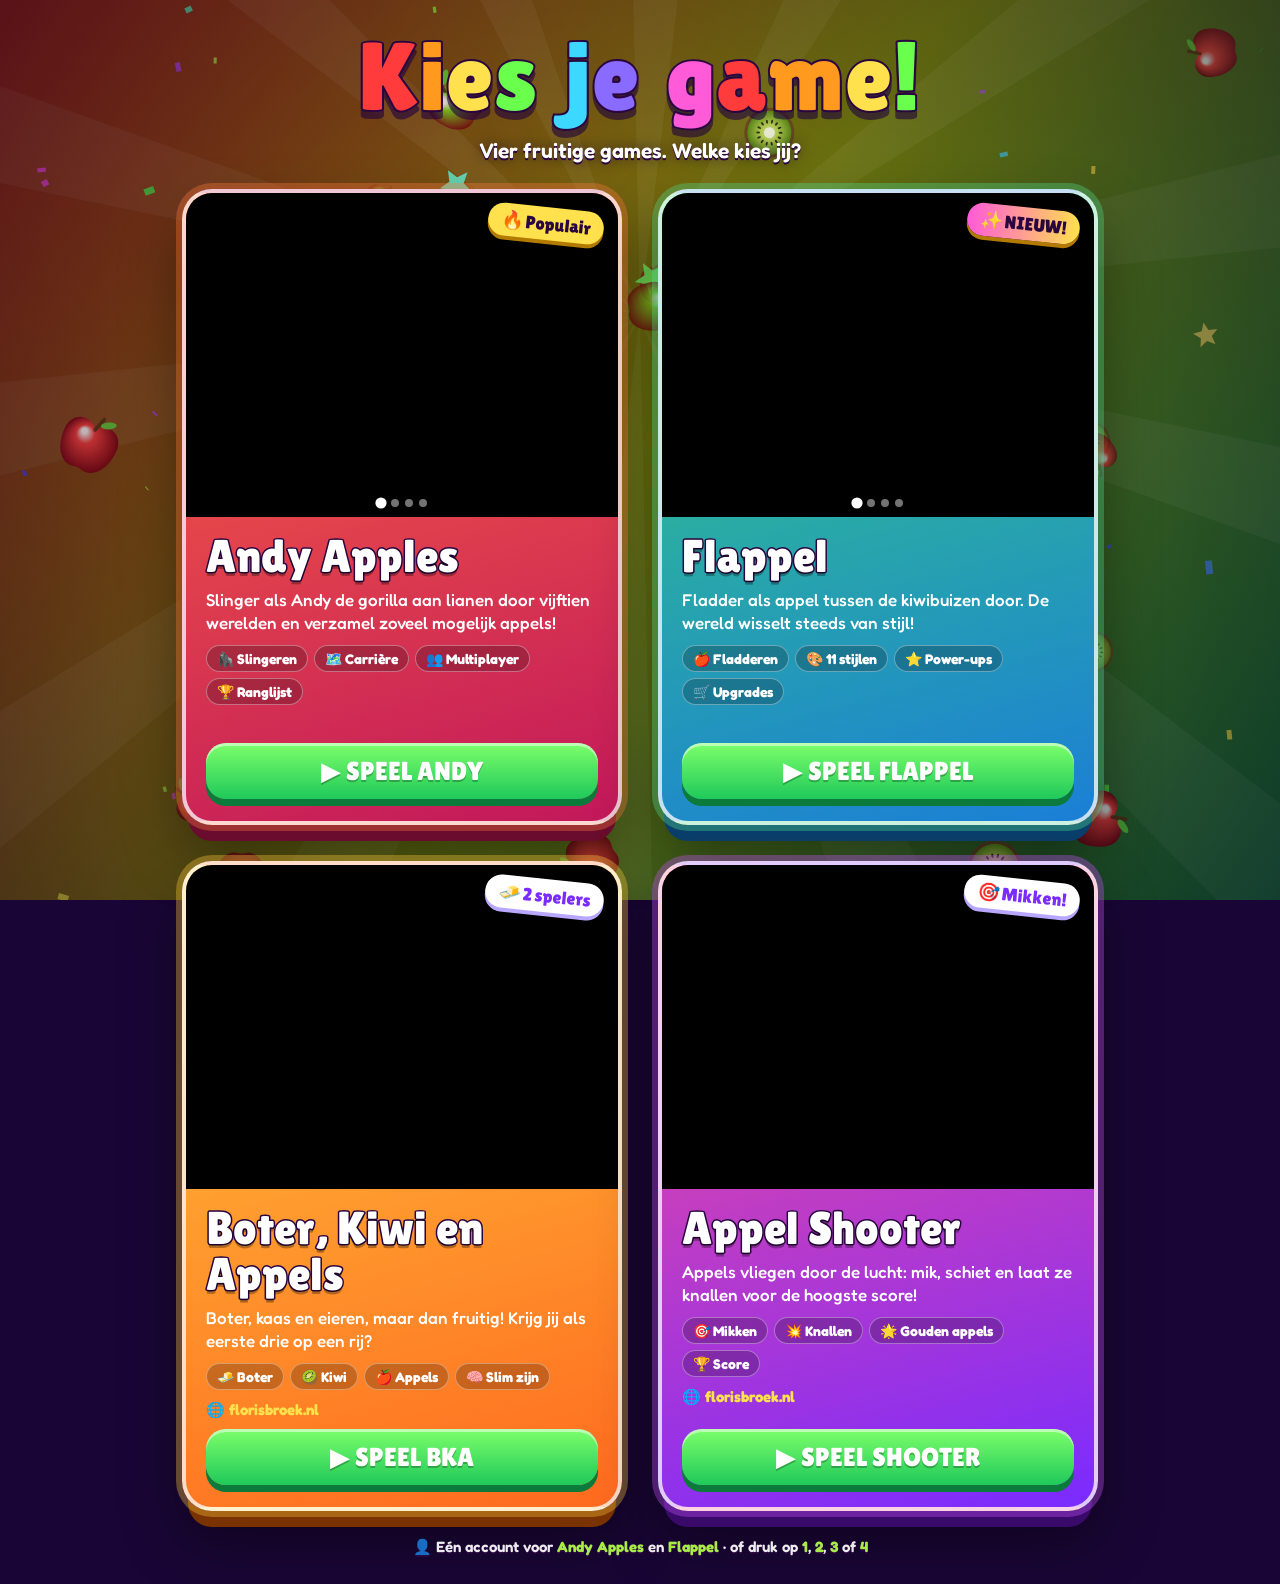
<file: index.html>
<!doctype html>
<html lang="nl">
<head>
<meta charset="utf-8">
<title>Flappel</title>
<meta http-equiv="refresh" content="0; url=game/">
</head>
<body><a href="game/">Naar het keuzescherm</a> · <a href="flappel/">Naar Flappel</a></body>
</html>
</file>
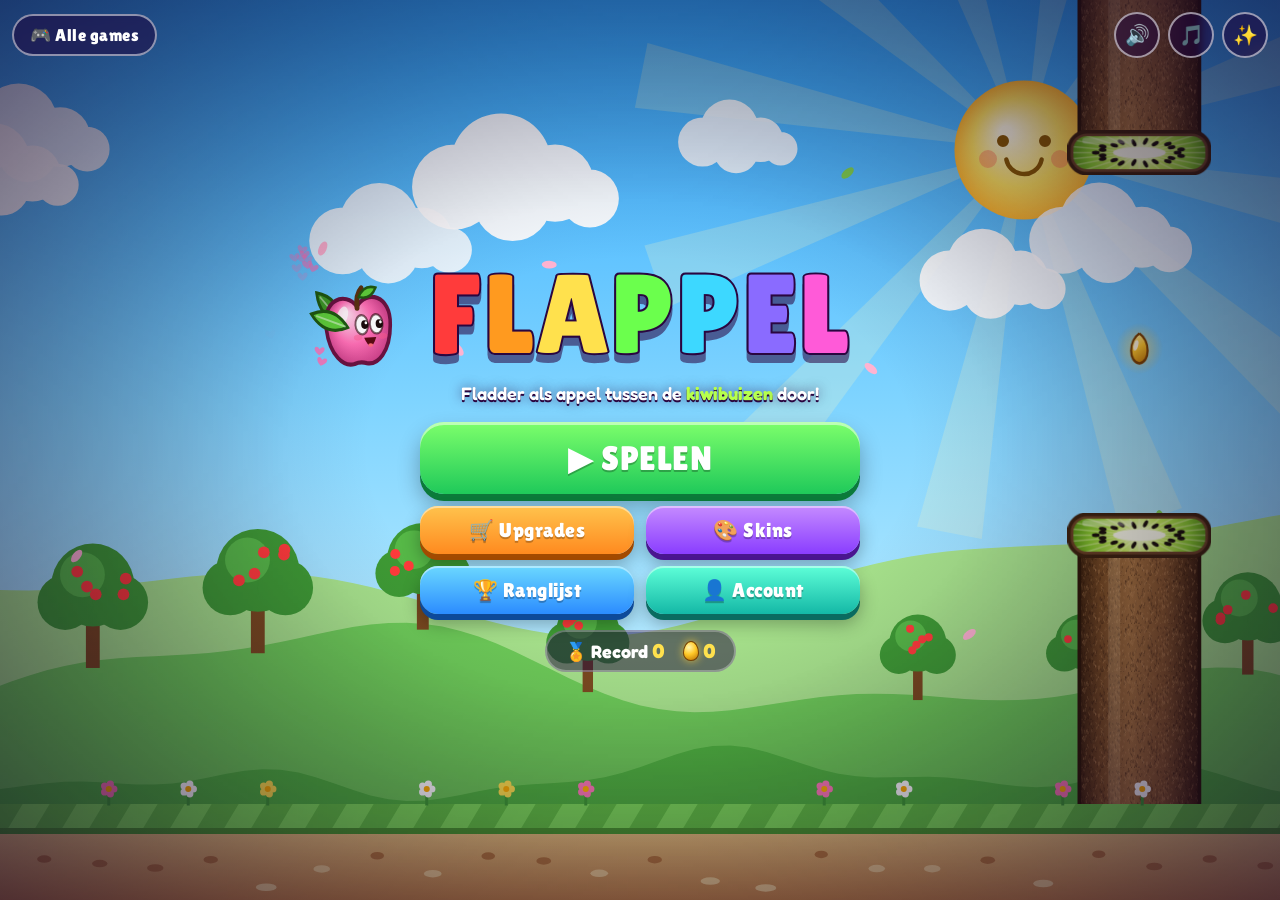
<file: flappel/index.html>
<!doctype html>
<html lang="nl">
<head>
<meta charset="utf-8">
<meta name="viewport" content="width=device-width,initial-scale=1,maximum-scale=1,user-scalable=no,viewport-fit=cover">
<script>
// Zonder slash aan het eind (stijnbarendse.nl/flappel) zouden css/ en js/ op de verkeerde plek gezocht worden: zet de basis goed.
(function (p) { if (location.protocol !== 'file:' && !/\/$/.test(p) && !/\.[a-z0-9]+$/i.test(p)) { var b = document.createElement('base'); b.href = p + '/'; document.head.appendChild(b); } })(location.pathname);
</script>
<title>Flappel 🍎 · fladder door de kiwibuizen</title>
<meta name="description" content="Flappel: fladder als appel tussen de kiwibuizen door. Elf wisselende stijlen, power-ups, upgrades en skins. Eén account met Andy Apples.">
<meta name="theme-color" content="#ff2d6f">
<meta property="og:title" content="Flappel 🍎">
<meta property="og:description" content="Fladder als appel tussen de kiwibuizen door! Hoe ver kom jij?">
<meta property="og:type" content="website">
<meta property="og:url" content="https://stijnbarendse.nl/flappel">
<meta property="og:image" content="https://stijnbarendse.nl/flappel/og-flappel.jpg">
<meta name="twitter:card" content="summary_large_image">
<link rel="icon" href="data:image/svg+xml,<svg xmlns='http://www.w3.org/2000/svg' viewBox='0 0 100 100'><text y='.9em' font-size='90'>🍎</text></svg>">
<link rel="preconnect" href="https://fonts.googleapis.com">
<link rel="preconnect" href="https://fonts.gstatic.com" crossorigin>
<link rel="stylesheet" href="https://fonts.googleapis.com/css2?family=Fredoka:wght@500;600;700&family=Lilita+One&display=swap">
<link rel="stylesheet" href="css/style.css?v=1">
</head>
<body>
<canvas id="cv"></canvas>

<div id="ui">
  <button id="btnPause" class="iconbtn hidden" aria-label="Pauze">❚❚</button>

  <!-- ===== Hoofdmenu ===== -->
  <section id="scrMenu" class="screen active">
    <div class="topbar">
      <a id="hubLink" class="pill" href="../game">🎮 Alle games</a>
      <div class="toggles">
        <button id="btnSound" class="iconbtn" aria-label="Geluid">🔊</button>
        <button id="btnMusic" class="iconbtn" aria-label="Muziek">🎵</button>
        <button id="btnCalm" class="iconbtn" aria-label="Rustige effecten" title="Rustige effecten (minder flitsen en schudden)">✨</button>
      </div>
    </div>
    <div class="menu-center">
      <h1 class="logo" aria-label="Flappel"><span>F</span><span>L</span><span>A</span><span>P</span><span>P</span><span>E</span><span>L</span></h1>
      <p class="tagline">Fladder als appel tussen de <b>kiwibuizen</b> door!</p>
      <button id="btnPlay" class="btn big play">▶ SPELEN</button>
      <div class="row">
        <button id="btnShop" class="btn orange">🛒 Upgrades<span id="shopBadge" class="badge hidden">!</span></button>
        <button id="btnSkins" class="btn purple">🎨 Skins</button>
      </div>
      <div class="row">
        <button id="btnLb" class="btn blue">🏆 Ranglijst</button>
        <button id="btnAccount" class="btn teal"><span id="mmAcc">👤 Account</span></button>
      </div>
      <div class="stats"><span>🏅 Record <b id="mBest">0</b></span><span><i class="pit"></i> <b id="mPitten">0</b></span></div>
    </div>
  </section>

  <!-- ===== Game over ===== -->
  <section id="scrOver" class="screen">
    <div class="card over">
      <h2 id="oTitle" class="wobble">SPLAT!</h2>
      <div id="oNew" class="newrec hidden">🎉 NIEUW RECORD! 🎉</div>
      <div class="scorebox">
        <div class="medal" id="oMedal">🥉</div>
        <div class="nums">
          <div><small>SCORE</small><b id="oScore">0</b></div>
          <div><small>RECORD</small><b id="oBest">0</b></div>
        </div>
      </div>
      <div class="earn"><i class="pit"></i> +<b id="oPit">0</b> pitten <small id="oPitInfo"></small></div>
      <button id="btnAgain" class="btn big play">↻ NOG EEN KEER</button>
      <div class="row">
        <button id="btnOverShop" class="btn orange">🛒 Upgrades<span id="shopBadge2" class="badge hidden">!</span></button>
        <button id="btnOverMenu" class="btn blue">🏠 Menu</button>
      </div>
      <p id="oLb" class="msg"></p>
    </div>
  </section>

  <!-- ===== Pauze ===== -->
  <section id="scrPause" class="screen">
    <div class="card">
      <h2>⏸️ Pauze</h2>
      <button id="btnResume" class="btn big play">▶ VERDER</button>
      <div class="row">
        <button id="btnPauseMenu" class="btn blue">🏠 Menu</button>
      </div>
    </div>
  </section>

  <!-- ===== Upgrades ===== -->
  <section id="scrShop" class="screen">
    <div class="card wide">
      <h2>🛒 Upgrades</h2>
      <p class="sub">Je hebt <i class="pit"></i> <b id="shopPit">0</b> pitten. Elke upgrade maakt het spel makkelijker!</p>
      <div id="shopList" class="grid"></div>
      <button id="btnShopBack" class="btn blue">← Terug</button>
    </div>
  </section>

  <!-- ===== Skins ===== -->
  <section id="scrSkins" class="screen">
    <div class="card wide">
      <h2>🎨 Skins</h2>
      <p class="sub">Je hebt <i class="pit"></i> <b id="skinPit">0</b> pitten.</p>
      <div id="skinList" class="grid skins"></div>
      <button id="btnSkinsBack" class="btn blue">← Terug</button>
    </div>
  </section>

  <!-- ===== Account (zelfde account als Andy Apples) ===== -->
  <section id="scrAccount" class="screen">
    <div class="card">
      <h2>👤 Account</h2>
      <p class="sub">Eén account voor <b>Flappel</b> én <b>Andy Apples</b>. Je voortgang wordt online bewaard.</p>
      <div id="accOut">
        <input id="accEmail" type="email" placeholder="E-mailadres" autocomplete="email">
        <input id="accPass" type="password" placeholder="Wachtwoord (minstens 6 tekens)" autocomplete="current-password">
        <div class="row">
          <button id="btnAccLogin" class="btn teal">Inloggen</button>
          <button id="btnAccSignup" class="btn purple">Account maken</button>
        </div>
      </div>
      <div id="accIn" class="hidden">
        <p>Ingelogd als <b id="accWho"></b></p>
        <label class="lbl" for="accName">Gebruikersnaam</label>
        <div class="row tight">
          <input id="accName" maxlength="16" placeholder="Gebruikersnaam" autocomplete="nickname">
          <button id="btnAccName" class="btn teal small">Opslaan</button>
        </div>
        <p id="accNameHint" class="hint"></p>
        <p id="accSync" class="hint"></p>
        <button id="btnAccLogout" class="btn red small">Uitloggen</button>
      </div>
      <p id="accMsg" class="msg"></p>
      <button id="btnAccBack" class="btn blue">← Terug</button>
    </div>
  </section>

  <!-- ===== Ranglijst ===== -->
  <section id="scrLb" class="screen">
    <div class="card">
      <h2>🏆 Ranglijst</h2>
      <p id="lbSub" class="sub"></p>
      <ol id="lbList" class="lb"></ol>
      <p id="lbMsg" class="msg"></p>
      <div id="lbJoin" class="hidden"><p id="lbJoinTxt" class="hint"></p><button id="btnLbAcc" class="btn teal small">👤 Account</button></div>
      <button id="btnLbBack" class="btn blue">← Terug</button>
    </div>
  </section>
</div>

<script src="js/config.js?v=1"></script>
<script src="js/util.js?v=1"></script>
<script src="js/data.js?v=1"></script>
<script src="js/audio.js?v=1"></script>
<script src="js/render-bg.js?v=1"></script>
<script src="js/render-world.js?v=1"></script>
<script src="js/game.js?v=1"></script>
<script src="js/render.js?v=1"></script>
<script src="js/online.js?v=1"></script>
<script src="js/ui.js?v=1"></script>
<script src="js/main.js?v=1"></script>
</body>
</html>
</file>
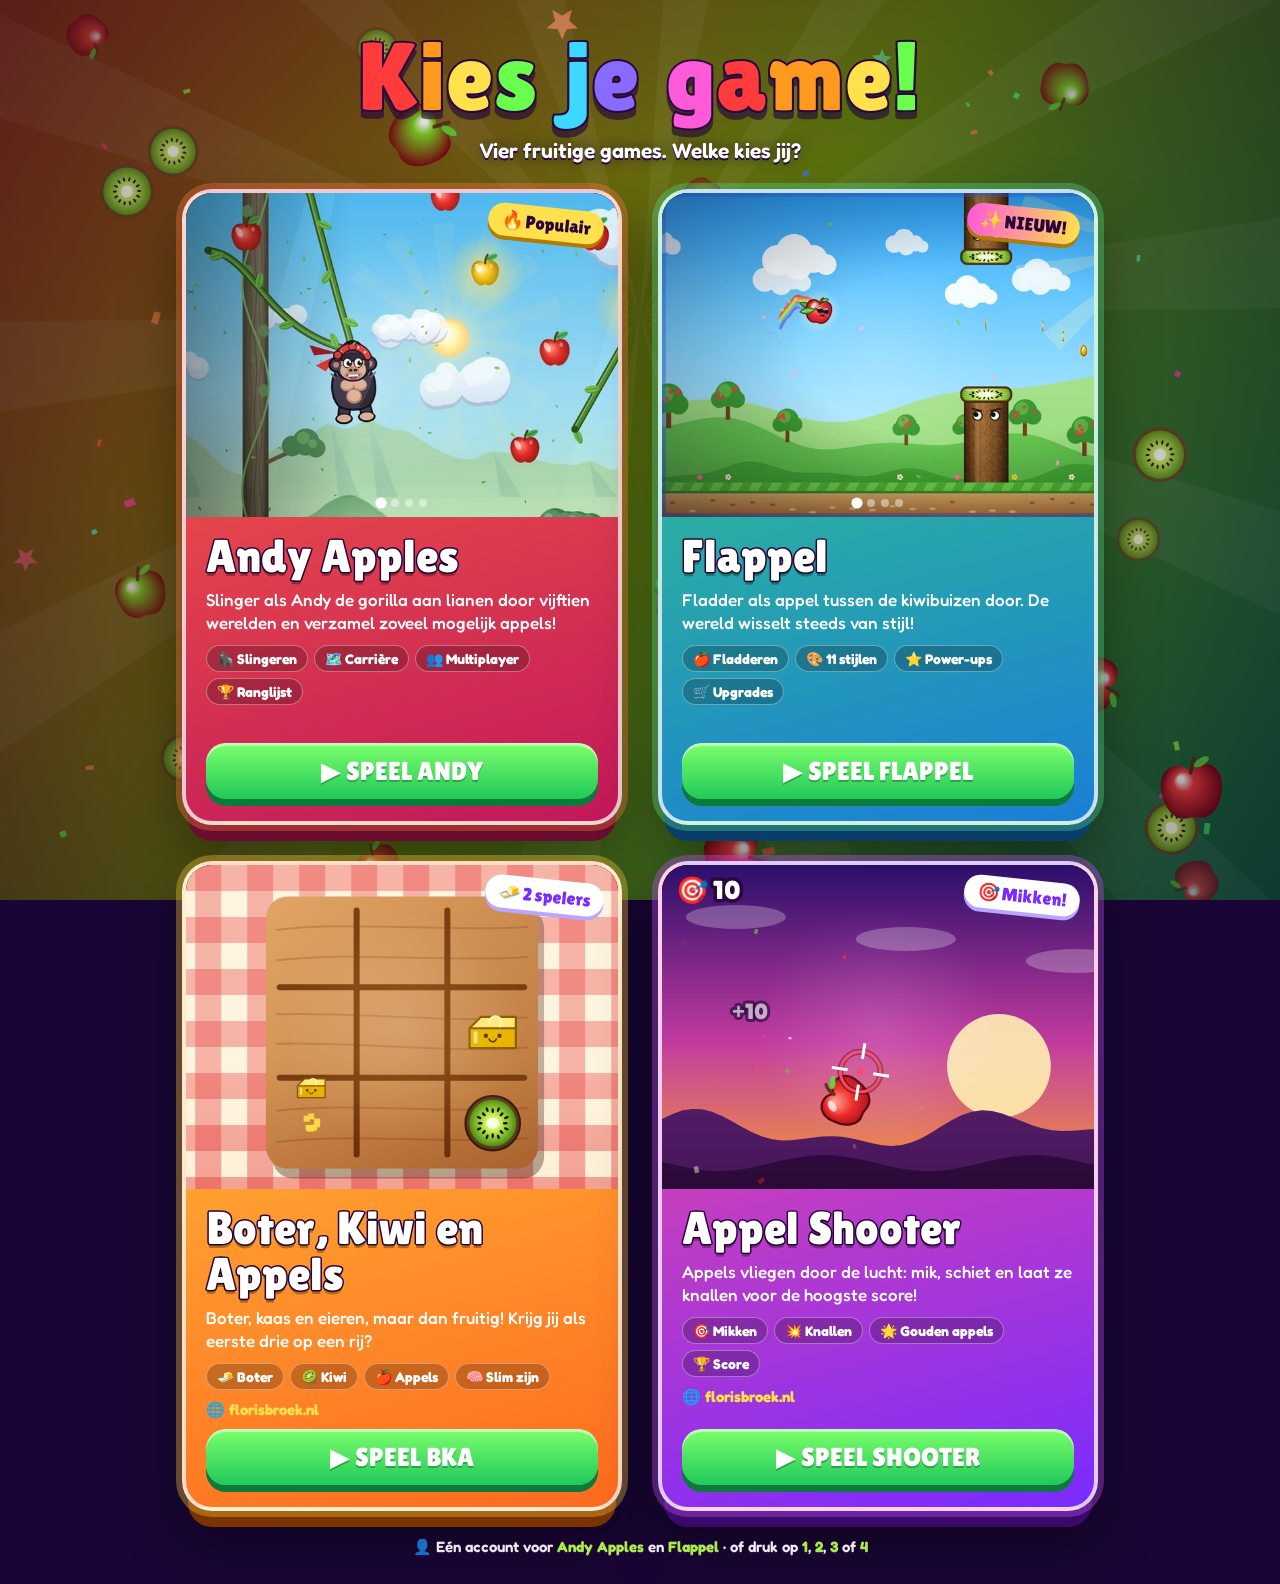
<file: game/index.html>
<!doctype html>
<html lang="nl">
<head>
<meta charset="utf-8">
<meta name="viewport" content="width=device-width,initial-scale=1,viewport-fit=cover">
<script>
// Zonder slash aan het eind (stijnbarendse.nl/game) zouden plaatjes op de verkeerde plek gezocht worden: zet de basis goed.
(function (p) { if (location.protocol !== 'file:' && !/\/$/.test(p) && !/\.[a-z0-9]+$/i.test(p)) { var b = document.createElement('base'); b.href = p + '/'; document.head.appendChild(b); } })(location.pathname);
</script>
<title>Kies je game · vier fruitige games</title>
<meta name="description" content="Kies je game: Andy Apples, Flappel, Boter, Kiwi en Appels, of Appel Shooter.">
<meta name="theme-color" content="#7a2bff">
<meta property="og:title" content="Kies je game 🎮">
<meta property="og:description" content="Andy Apples, Flappel, Boter, Kiwi en Appels of Appel Shooter? Vier fruitige games!">
<meta property="og:type" content="website">
<meta property="og:url" content="https://stijnbarendse.nl/game">
<meta property="og:image" content="https://stijnbarendse.nl/game/img/og-game.jpg">
<meta name="twitter:card" content="summary_large_image">
<link rel="icon" href="data:image/svg+xml,<svg xmlns='http://www.w3.org/2000/svg' viewBox='0 0 100 100'><text y='.9em' font-size='90'>🎮</text></svg>">
<link rel="preconnect" href="https://fonts.googleapis.com">
<link rel="preconnect" href="https://fonts.gstatic.com" crossorigin>
<link rel="stylesheet" href="https://fonts.googleapis.com/css2?family=Fredoka:wght@500;600;700&family=Lilita+One&display=swap">
<style>
  * { box-sizing: border-box; -webkit-tap-highlight-color: transparent; }
  html, body { margin: 0; min-height: 100%; }
  body { font-family: 'Fredoka', system-ui, sans-serif; color: #fff; background: #1a0636; overflow-x: hidden; }
  #bg { position: fixed; inset: 0; width: 100%; height: 100%; z-index: 0; }
  main { position: relative; z-index: 1; min-height: 100vh; min-height: 100dvh; display: flex; flex-direction: column; align-items: center; justify-content: center;
    padding: max(28px, env(safe-area-inset-top)) 16px max(28px, env(safe-area-inset-bottom)); gap: 26px; }

  /* ---- titel ---- */
  .title { margin: 0; font-family: 'Lilita One', system-ui; font-weight: 400; font-size: clamp(44px, 9vw, 96px); line-height: 1; text-align: center; letter-spacing: 1px;
    display: flex; flex-wrap: wrap; justify-content: center; gap: 0 .28em; filter: drop-shadow(0 7px 0 rgba(30,0,60,.6)); }
  .title .w { display: inline-flex; }
  .title span { display: inline-block; -webkit-text-stroke: 4px #2a0640; paint-order: stroke fill; animation: bob 1.8s ease-in-out infinite; }
  @keyframes bob { 0%,100% { transform: translateY(0) rotate(-4deg); } 50% { transform: translateY(-14px) rotate(4deg); } }
  .sub { margin: 14px 0 0; font-size: clamp(16px, 2.6vw, 21px); font-weight: 600; text-align: center; text-shadow: 0 2px 0 #2a0640, 0 0 14px rgba(40,0,60,.7); }
  .hello { display: inline-block; margin-top: 10px; padding: 6px 14px; border-radius: 99px; background: rgba(30,5,60,.55); border: 2px solid rgba(255,255,255,.35); font-size: 15px; }

  /* ---- kaarten ---- */
  .games { display: grid; grid-template-columns: repeat(2, minmax(0, 440px)); gap: clamp(18px, 3vw, 36px); width: 100%; justify-content: center; perspective: 1200px; }
  .game { --rx: 0deg; --ry: 0deg; --mx: 50%; --my: 50%; position: relative; display: flex; flex-direction: column; text-decoration: none; color: #fff; border-radius: 30px; overflow: hidden;
    background: linear-gradient(165deg, var(--c1), var(--c2)); border: 4px solid rgba(255,255,255,.75);
    box-shadow: 0 0 0 6px var(--ring), 0 22px 0 -6px var(--shadow), 0 30px 60px rgba(0,0,0,.45);
    transform: rotateX(var(--rx)) rotateY(var(--ry)) translateZ(0); transition: transform .25s cubic-bezier(.2,1.4,.4,1), box-shadow .25s; outline: none;
    animation: float 4s ease-in-out infinite; }
  .game.andy { --c1: #ff6a3d; --c2: #c2185b; --ring: rgba(255,120,60,.35); --shadow: #6b0d2e; }
  .game.flappel { --c1: #36d17a; --c2: #1b7fd6; --ring: rgba(80,220,140,.35); --shadow: #0b3f6b; animation-delay: -2s; }
  .game.bke { --c1: #ffc93d; --c2: #ff6a1f; --ring: rgba(255,200,60,.35); --shadow: #7a3200; animation-delay: -1s; }
  .game.shooter { --c1: #ff4d8d; --c2: #7a2bff; --ring: rgba(200,80,255,.35); --shadow: #3a0a6b; animation-delay: -3s; }
  .art canvas { position: absolute; inset: 0; width: 100%; height: 100%; display: block; }
  .badge.ext { background: #fff; color: #7a2bff; box-shadow: 0 4px 0 #b9a6ff; }
  @keyframes float { 0%,100% { translate: 0 0; } 50% { translate: 0 -10px; } }
  .game:hover, .game:focus-visible { box-shadow: 0 0 0 8px var(--ring), 0 26px 0 -6px var(--shadow), 0 40px 80px rgba(0,0,0,.55); }
  .game:focus-visible { border-color: #ffe14d; }
  .art { position: relative; aspect-ratio: 4 / 3; overflow: hidden; background: #000; }
  .art img { position: absolute; inset: 0; width: 100%; height: 100%; object-fit: cover; opacity: 0; transform: scale(1.12); transition: opacity .9s, transform 6s linear; }
  .art img.on { opacity: 1; transform: scale(1.0); }
  .art::after { content: ''; position: absolute; inset: 0; pointer-events: none;
    background: radial-gradient(circle at var(--mx) var(--my), rgba(255,255,255,.4), rgba(255,255,255,0) 45%), linear-gradient(transparent 60%, rgba(0,0,0,.35)); mix-blend-mode: soft-light; }
  .shine { position: absolute; inset: 0; pointer-events: none; background: linear-gradient(115deg, transparent 30%, rgba(255,255,255,.55) 45%, transparent 60%); transform: translateX(-120%); }
  .game:hover .shine, .game:focus-visible .shine { animation: shine 1.1s ease; }
  @keyframes shine { to { transform: translateX(120%); } }
  .badge { position: absolute; top: 14px; right: 14px; z-index: 2; font-family: 'Lilita One', system-ui; font-size: 18px; padding: 6px 13px; border-radius: 99px; color: #2a0640;
    background: #ffe14d; box-shadow: 0 4px 0 #b37a00; transform: rotate(6deg); animation: wiggle 1.2s ease-in-out infinite; }
  .badge.new { background: linear-gradient(90deg, #ff5ad8, #ffe14d, #6bff4d, #3dd8ff); background-size: 300% 100%; animation: wiggle 1.2s ease-in-out infinite, slide 3s linear infinite; }
  @keyframes wiggle { 0%,100% { transform: rotate(6deg) scale(1); } 50% { transform: rotate(-4deg) scale(1.1); } }
  @keyframes slide { to { background-position: 300% 0; } }
  .dots { position: absolute; bottom: 10px; left: 0; right: 0; display: flex; justify-content: center; gap: 6px; z-index: 2; }
  .dots i { width: 8px; height: 8px; border-radius: 50%; background: rgba(255,255,255,.45); transition: transform .3s, background .3s; }
  .dots i.on { background: #fff; transform: scale(1.4); }
  .body { padding: 16px 20px 22px; display: flex; flex-direction: column; gap: 10px; flex: 1; }
  .name { margin: 0; font-family: 'Lilita One', system-ui; font-weight: 400; font-size: clamp(34px, 5vw, 46px); line-height: 1; -webkit-text-stroke: 3px #2a0640; paint-order: stroke fill; text-shadow: 0 4px 0 rgba(0,0,0,.3); }
  .desc { margin: 0; font-size: 17px; font-weight: 500; line-height: 1.35; }
  .chips { display: flex; flex-wrap: wrap; gap: 6px; }
  .chips span { font-size: 14px; font-weight: 700; padding: 4px 10px; border-radius: 99px; background: rgba(0,0,0,.22); border: 1.5px solid rgba(255,255,255,.35); }
  .rec { font-size: 15px; font-weight: 700; color: #ffe14d; min-height: 1.2em; margin: 0; }
  .play { margin-top: auto; font-family: 'Lilita One', system-ui; font-size: 26px; text-align: center; padding: 13px 16px; border-radius: 20px; color: #fff;
    background: linear-gradient(#7dff6b, #1fc95a); box-shadow: 0 7px 0 #0b7a3a, inset 0 3px 0 rgba(255,255,255,.5); text-shadow: 0 2px 0 rgba(0,0,0,.25); transition: transform .15s; }
  .game:hover .play, .game:focus-visible .play { animation: pulse .7s ease-in-out infinite; }
  @keyframes pulse { 0%,100% { transform: scale(1); } 50% { transform: scale(1.05); } }
  .game.go { animation: none; transform: scale(1.08) !important; transition: transform .35s cubic-bezier(.2,1.6,.4,1); z-index: 5; }
  #flash { position: fixed; inset: 0; z-index: 10; pointer-events: none; opacity: 0; background: radial-gradient(circle, #fff 0%, #ffe14d 40%, #ff5ad8 100%); transition: opacity .35s; }
  #flash.on { opacity: 1; }
  footer { font-size: 15px; font-weight: 600; text-align: center; opacity: .92; text-shadow: 0 2px 0 #2a0640; }
  footer b { color: #b6ff4d; }
  @media (max-width: 760px) {
    .keys { display: none; }
    .games { grid-template-columns: minmax(0, 460px); }
    .game { animation: none; }
  }
  @media (prefers-reduced-motion: reduce) {
    .title span, .game, .badge, .game:hover .play { animation: none !important; }
    .art img { transition: opacity .6s; transform: none !important; }
  }
</style>
</head>
<body>
<canvas id="bg"></canvas>
<div id="flash"></div>
<main>
  <div>
    <h1 class="title" aria-label="Kies je game!"></h1>
    <p class="sub">Vier fruitige games. Welke kies jij? <span id="hello"></span></p>
  </div>
  <div class="games">
    <a class="game andy" href="../appel" data-key="1">
      <div class="art" data-imgs="img/andy-1.jpg,img/andy-2.jpg,img/andy-3.jpg,img/andy-4.jpg"><div class="shine"></div><span class="badge">🔥 Populair</span><div class="dots"></div></div>
      <div class="body">
        <h2 class="name">Andy Apples</h2>
        <p class="desc">Slinger als Andy de gorilla aan lianen door vijftien werelden en verzamel zoveel mogelijk appels!</p>
        <div class="chips"><span>🦍 Slingeren</span><span>🗺️ Carrière</span><span>👥 Multiplayer</span><span>🏆 Ranglijst</span></div>
        <p class="rec" id="recAndy"></p>
        <div class="play">▶ SPEEL ANDY</div>
      </div>
    </a>
    <a class="game flappel" href="../flappel" data-key="2">
      <div class="art" data-imgs="img/flappel-1.jpg,img/flappel-2.jpg,img/flappel-3.jpg,img/flappel-4.jpg"><div class="shine"></div><span class="badge new">✨ NIEUW!</span><div class="dots"></div></div>
      <div class="body">
        <h2 class="name">Flappel</h2>
        <p class="desc">Fladder als appel tussen de kiwibuizen door. De wereld wisselt steeds van stijl!</p>
        <div class="chips"><span>🍎 Fladderen</span><span>🎨 11 stijlen</span><span>⭐ Power-ups</span><span>🛒 Upgrades</span></div>
        <p class="rec" id="recFlappel"></p>
        <div class="play">▶ SPEEL FLAPPEL</div>
      </div>
    </a>
    <a class="game bke" href="https://florisbroek.nl/bke.html" data-key="3">
      <div class="art" data-anim="bke"><canvas></canvas><div class="shine"></div><span class="badge ext">🧈 2 spelers</span></div>
      <div class="body">
        <h2 class="name">Boter, Kiwi en Appels</h2>
        <p class="desc">Boter, kaas en eieren, maar dan fruitig! Krijg jij als eerste drie op een rij?</p>
        <div class="chips"><span>🧈 Boter</span><span>🥝 Kiwi</span><span>🍎 Appels</span><span>🧠 Slim zijn</span></div>
        <p class="rec">🌐 florisbroek.nl</p>
        <div class="play">▶ SPEEL BKA</div>
      </div>
    </a>
    <a class="game shooter" href="https://florisbroek.nl/appel.html" data-key="4">
      <div class="art" data-anim="shooter"><canvas></canvas><div class="shine"></div><span class="badge ext">🎯 Mikken!</span></div>
      <div class="body">
        <h2 class="name">Appel Shooter</h2>
        <p class="desc">Appels vliegen door de lucht: mik, schiet en laat ze knallen voor de hoogste score!</p>
        <div class="chips"><span>🎯 Mikken</span><span>💥 Knallen</span><span>🌟 Gouden appels</span><span>🏆 Score</span></div>
        <p class="rec">🌐 florisbroek.nl</p>
        <div class="play">▶ SPEEL SHOOTER</div>
      </div>
    </a>
  </div>
  <footer>👤 Eén account voor <b>Andy Apples</b> en <b>Flappel</b> <span class="keys">· of druk op <b>1</b>, <b>2</b>, <b>3</b> of <b>4</b></span></footer>
</main>
<script>
'use strict';
// ---- titel met springende, gekleurde letters ----
(function () {
  const cols = ['#ff3b3b', '#ff9a1f', '#ffe14d', '#6bff4d', '#3dd8ff', '#8a6bff', '#ff5ad8'];
  let i = 0;
  document.querySelector('.title').innerHTML = 'Kies je game!'.split(' ').map(w =>
    '<span class="w">' + [...w].map(ch => `<span style="color:${cols[i % cols.length]};animation-delay:${(i++ * 0.09).toFixed(2)}s">${ch}</span>`).join('') + '</span>').join('');
})();

// ---- jouw records en of je bent ingelogd (zelfde domein = zelfde opslag als de games) ----
(function () {
  const get = k => { try { return JSON.parse(localStorage.getItem(k)); } catch (e) { return null; } };
  const a = get('andyApples.save.v1'), f = get('flappel.save.v1'), auth = get('andyApples.auth');
  if (a && a.best > 0) document.getElementById('recAndy').textContent = `🏅 Jouw record: ${a.best} m`;
  if (f && f.best > 0) document.getElementById('recFlappel').textContent = `🏅 Jouw record: ${f.best}`;
  if (auth && auth.user) document.getElementById('hello').innerHTML = '<span class="hello">👋 Welkom terug! Je bent ingelogd.</span>';
})();

// ---- kaarten: wisselende plaatjes, 3D-kanteling en een flits bij het kiezen ----
const reduce = matchMedia('(prefers-reduced-motion: reduce)').matches;
// ---- geanimeerde kaarten (voor games zonder eigen spelbeelden) ----
// loopCanvas: tekent alleen als de kaart in beeld is, en gaat sneller als je erboven hangt
function loopCanvas(cv, card, draw) {
  const g = cv.getContext('2d');
  let w = 0, h = 0, t = 0, last = 0, vis = true, k = 1;
  const fit = () => { const r = cv.getBoundingClientRect(), d = Math.min(devicePixelRatio || 1, 2); w = r.width; h = r.height; cv.width = Math.round(w * d); cv.height = Math.round(h * d); g.setTransform(d, 0, 0, d, 0, 0); };
  fit(); addEventListener('resize', fit);
  if ('IntersectionObserver' in window) new IntersectionObserver(es => { vis = es[0].isIntersecting; }).observe(cv);
  const tick = now => {
    const dt = Math.min(0.05, (now - (last || now)) / 1000); last = now;
    k += ((card.matches(':hover') ? 1.7 : 1) - k) * Math.min(1, dt * 5);
    if (vis && w) { t += dt * (reduce ? 0.4 : k); draw(g, w, h, t, dt * (reduce ? 0.4 : k)); }
    requestAnimationFrame(tick);
  };
  requestAnimationFrame(tick);
}
const PI2 = Math.PI * 2;
const ease = { back: x => { const c = 2.2; return 1 + (c + 1) * Math.pow(x - 1, 3) + c * Math.pow(x - 1, 2); }, out: x => 1 - Math.pow(1 - x, 3) };
// fruit en boter, getekend rond (0,0) met straal r
function drawApple(g, r, col) {
  g.beginPath(); g.moveTo(0, -r * 0.62);
  g.bezierCurveTo(r * 0.35, -r * 1.08, r * 1.15, -r * 0.88, r * 1.06, -r * 0.05);
  g.bezierCurveTo(r, r * 0.72, r * 0.55, r * 1.06, r * 0.2, r * 0.98);
  g.bezierCurveTo(0, r * 0.94, 0, r * 0.94, -r * 0.2, r * 0.98);
  g.bezierCurveTo(-r * 0.55, r * 1.06, -r, r * 0.72, -r * 1.06, -r * 0.05);
  g.bezierCurveTo(-r * 1.15, -r * 0.88, -r * 0.35, -r * 1.08, 0, -r * 0.62);
  const gr = g.createRadialGradient(-r * 0.35, -r * 0.4, r * 0.1, 0, 0, r * 1.15);
  gr.addColorStop(0, col[0]); gr.addColorStop(0.5, col[1]); gr.addColorStop(1, col[2]);
  g.fillStyle = gr; g.fill(); g.strokeStyle = col[3]; g.lineWidth = r * 0.1; g.stroke();
  g.fillStyle = 'rgba(255,255,255,0.7)'; g.beginPath(); g.ellipse(-r * 0.5, -r * 0.38, r * 0.16, r * 0.27, 0.5, 0, PI2); g.fill();
  g.strokeStyle = '#5a3210'; g.lineWidth = r * 0.14; g.lineCap = 'round'; g.beginPath(); g.moveTo(0, -r * 0.58); g.quadraticCurveTo(0, -r * 0.95, r * 0.18, -r * 1.12); g.stroke();
  g.fillStyle = '#5fcf3a'; g.beginPath(); g.ellipse(r * 0.42, -r * 0.92, r * 0.3, r * 0.13, -0.5, 0, PI2); g.fill();
}
const RED = ['#ff9a8a', '#ef2b2b', '#a8121a', '#5c0710'], GOLD = ['#fff6b0', '#ffc928', '#c98a00', '#6b4500'];
function drawKiwi(g, r) {
  g.fillStyle = '#6b4423'; g.beginPath(); g.arc(0, 0, r, 0, PI2); g.fill();
  const gr = g.createRadialGradient(0, 0, 1, 0, 0, r * 0.86); gr.addColorStop(0, '#f6ffd0'); gr.addColorStop(0.35, '#c8f05a'); gr.addColorStop(1, '#5a9a14');
  g.fillStyle = gr; g.beginPath(); g.arc(0, 0, r * 0.86, 0, PI2); g.fill();
  g.fillStyle = '#fbfde8'; g.beginPath(); g.ellipse(0, 0, r * 0.24, r * 0.2, 0, 0, PI2); g.fill();
  g.fillStyle = '#1a1208';
  for (let i = 0; i < 16; i++) { const a = i / 16 * PI2, d = r * (0.46 + (i % 2) * 0.08); g.save(); g.translate(Math.cos(a) * d, Math.sin(a) * d); g.rotate(a); g.beginPath(); g.ellipse(0, 0, r * 0.09, r * 0.045, 0, 0, PI2); g.fill(); g.restore(); }
  g.strokeStyle = '#3d240c'; g.lineWidth = r * 0.08; g.beginPath(); g.arc(0, 0, r, 0, PI2); g.stroke();
}
function drawButter(g, r) {
  const w = r * 1.7, h = r * 1.15, d = r * 0.42;
  g.lineJoin = 'round';
  g.fillStyle = '#e8b300'; g.beginPath(); g.moveTo(-w / 2, -h / 2 + d); g.lineTo(w / 2, -h / 2 + d); g.lineTo(w / 2, h / 2); g.lineTo(-w / 2, h / 2); g.closePath(); g.fill();
  g.fillStyle = '#ffe873'; g.beginPath(); g.moveTo(-w / 2, -h / 2 + d); g.lineTo(-w / 2 + d, -h / 2); g.lineTo(w / 2 + d * 0.0, -h / 2); g.lineTo(w / 2, -h / 2 + d); g.closePath(); g.fill();
  g.strokeStyle = '#8a5a00'; g.lineWidth = r * 0.08;
  g.beginPath(); g.moveTo(-w / 2, h / 2); g.lineTo(-w / 2, -h / 2 + d); g.lineTo(-w / 2 + d, -h / 2); g.lineTo(w / 2, -h / 2); g.lineTo(w / 2, h / 2); g.closePath(); g.stroke();
  g.beginPath(); g.moveTo(-w / 2, -h / 2 + d); g.lineTo(w / 2, -h / 2 + d); g.stroke();
  // krul en glans
  g.strokeStyle = '#fff3b0'; g.lineWidth = r * 0.1; g.lineCap = 'round';
  g.beginPath(); g.arc(r * 0.1, -h / 2 + d * 0.5, r * 0.22, Math.PI * 0.9, Math.PI * 2.2); g.stroke();
  g.fillStyle = 'rgba(255,255,255,0.55)'; g.fillRect(-w / 2 + r * 0.15, -h / 2 + d + r * 0.12, r * 0.14, h - d - r * 0.3);
  // gezichtje
  g.fillStyle = '#5a3a00'; g.beginPath(); g.arc(-r * 0.25, r * 0.12, r * 0.08, 0, PI2); g.arc(r * 0.25, r * 0.12, r * 0.08, 0, PI2); g.fill();
  g.strokeStyle = '#5a3a00'; g.lineWidth = r * 0.06; g.beginPath(); g.arc(0, r * 0.2, r * 0.14, 0.3, Math.PI - 0.3); g.stroke();
}
const PIECE = { boter: drawButter, kiwi: drawKiwi, appel: (g, r) => drawApple(g, r * 0.95, RED) };
const PIECE_ICON = { boter: '🧈', kiwi: '🥝', appel: '🍎' };

const ANIMS = {
  // Boter, Kiwi en Appels: een potje dat zichzelf speelt, met een gloeiende winstlijn
  bke(cv, card) {
    const LINES = [[0, 1, 2], [3, 4, 5], [6, 7, 8], [0, 3, 6], [1, 4, 7], [2, 5, 8], [0, 4, 8], [2, 4, 6]];
    const PAIRS = [['boter', 'kiwi'], ['kiwi', 'appel'], ['appel', 'boter']];
    let G = null, round = 0;
    const sparks = [];
    function newGame() {
      // speel vooraf een potje met een beetje slimheid: winnen als het kan, anders blokkeren, anders willekeurig
      const b = Array(9).fill(-1), moves = [];
      let win = null;
      for (let m = 0; m < 9 && !win; m++) {
        const p = m % 2, free = b.map((v, i) => v < 0 ? i : -1).filter(i => i >= 0);
        const find = who => free.find(i => LINES.some(L => L.includes(i) && L.every(j => j === i || b[j] === who)));
        let c = find(p); if (c === undefined && Math.random() < 0.25) c = find(1 - p);
        if (c === undefined) c = free[(Math.random() * free.length) | 0];
        b[c] = p; moves.push(c);
        win = LINES.find(L => L.every(j => b[j] === p)) || null;
      }
      G = { pair: PAIRS[round++ % PAIRS.length], moves, win, t: 0, winner: win ? b[win[0]] : -1 };
    }
    newGame();
    loopCanvas(cv, card, (g, w, h, t, dt) => {
      G.t += dt;
      const STEP = 0.55, placed = Math.min(G.moves.length, Math.floor(G.t / STEP) + 1), done = G.t - G.moves.length * STEP;
      // tafelkleed
      const sq = 26;
      g.fillStyle = '#fff4e0'; g.fillRect(0, 0, w, h);
      g.fillStyle = 'rgba(230,60,60,0.35)';
      for (let x = (t * 8) % (sq * 2) - sq * 2; x < w; x += sq * 2) g.fillRect(x, 0, sq, h);
      for (let y = 0; y < h; y += sq * 2) g.fillRect(0, y, w, sq);
      // houten plank
      const S = Math.min(w, h) * 0.84, ox = (w - S) / 2, oy = (h - S) / 2 + 4, c = S / 3;
      g.save(); g.translate(0, Math.sin(t * 2) * 2);
      g.fillStyle = 'rgba(60,20,0,0.3)'; roundRect(g, ox + 6, oy + 10, S, S, 22); g.fill();
      const wood = g.createLinearGradient(ox, oy, ox + S, oy + S); wood.addColorStop(0, '#e2a565'); wood.addColorStop(1, '#b8743a');
      g.fillStyle = wood; roundRect(g, ox, oy, S, S, 22); g.fill();
      g.strokeStyle = 'rgba(120,60,20,0.25)'; g.lineWidth = 2;
      for (let i = 1; i < 9; i++) { g.beginPath(); g.moveTo(ox + 10, oy + i * S / 9 + Math.sin(i) * 4); g.bezierCurveTo(ox + S * 0.3, oy + i * S / 9 - 6, ox + S * 0.7, oy + i * S / 9 + 6, ox + S - 10, oy + i * S / 9); g.stroke(); }
      g.strokeStyle = '#7a3e10'; g.lineWidth = 6; g.lineCap = 'round';
      for (let i = 1; i < 3; i++) { g.beginPath(); g.moveTo(ox + i * c, oy + 14); g.lineTo(ox + i * c, oy + S - 14); g.moveTo(ox + 14, oy + i * c); g.lineTo(ox + S - 14, oy + i * c); g.stroke(); }
      // stukken: vallen erin en stuiteren
      for (let m = 0; m < placed; m++) {
        const cell = G.moves[m], who = G.pair[m % 2], age = G.t - m * STEP;
        const cx = ox + (cell % 3 + 0.5) * c, cy = oy + (Math.floor(cell / 3) + 0.5) * c;
        let sc = ease.back(Math.min(1, age / 0.35)), dy = -(1 - ease.out(Math.min(1, age / 0.3))) * 60;
        const winning = G.win && G.win.includes(cell) && done > 0;
        if (winning) { dy -= Math.abs(Math.sin((done * 8) + G.win.indexOf(cell))) * 12; sc *= 1 + Math.sin(done * 10) * 0.05; }
        if (done > 1.8) sc *= Math.max(0, 1 - (done - 1.8) / 0.35);
        g.save(); g.translate(cx, cy + dy); g.scale(sc, sc); g.rotate(winning ? Math.sin(done * 9) * 0.15 : 0);
        PIECE[who](g, c * 0.3); g.restore();
        if (age < 0.05 && age >= 0) for (let i = 0; i < 10; i++) { const a = Math.random() * PI2; sparks.push({ x: cx, y: cy, vx: Math.cos(a) * 120, vy: Math.sin(a) * 120, l: 0.5, c: who === 'kiwi' ? '#8fe03a' : who === 'boter' ? '#ffe14d' : '#ff5a5a' }); }
      }
      // winstlijn
      if (G.win && done > 0) {
        const a = G.win[0], b2 = G.win[2], p = ease.out(Math.min(1, done / 0.35));
        const x1 = ox + (a % 3 + 0.5) * c, y1 = oy + (Math.floor(a / 3) + 0.5) * c, x2 = ox + (b2 % 3 + 0.5) * c, y2 = oy + (Math.floor(b2 / 3) + 0.5) * c;
        const fade = done > 1.8 ? Math.max(0, 1 - (done - 1.8) / 0.35) : 1;
        g.globalAlpha = fade; g.lineCap = 'round';
        g.strokeStyle = `hsla(${(t * 300) % 360},100%,60%,0.5)`; g.lineWidth = 22; g.beginPath(); g.moveTo(x1, y1); g.lineTo(x1 + (x2 - x1) * p, y1 + (y2 - y1) * p); g.stroke();
        g.strokeStyle = '#fff'; g.lineWidth = 8; g.stroke();
        g.globalAlpha = 1;
        if (Math.random() < 0.5 && done < 1.8) { const a2 = Math.random() * PI2; sparks.push({ x: x1 + (x2 - x1) * Math.random(), y: y1 + (y2 - y1) * Math.random(), vx: Math.cos(a2) * 160, vy: Math.sin(a2) * 160 - 60, l: 0.8, c: `hsl(${Math.random() * 360},100%,60%)` }); }
      }
      g.restore();
      for (let i = sparks.length - 1; i >= 0; i--) {
        const s = sparks[i]; s.l -= dt; if (s.l <= 0) { sparks.splice(i, 1); continue; }
        s.vy += 300 * dt; s.x += s.vx * dt; s.y += s.vy * dt;
        g.globalAlpha = Math.min(1, s.l * 2); g.fillStyle = s.c; g.fillRect(s.x - 3, s.y - 3, 6, 6);
      }
      g.globalAlpha = 1;
      // banner
      if (done > 0.3 && done < 2.1) {
        const k = ease.back(Math.min(1, (done - 0.3) / 0.35)), txt = G.winner >= 0 ? `${PIECE_ICON[G.pair[G.winner]]} WINT!` : '🤝 GELIJK!';
        g.save(); g.translate(w / 2, h * 0.5); g.scale(k, k); g.rotate(-0.06);
        g.font = `${Math.round(h * 0.17)}px "Lilita One", system-ui`; g.textAlign = 'center'; g.textBaseline = 'middle';
        g.lineJoin = 'round'; g.lineWidth = 12; g.strokeStyle = '#2a0640'; g.strokeText(txt, 0, 0); g.fillStyle = '#ffe14d'; g.fillText(txt, 0, 0);
        g.restore();
      }
      if (done > 2.3) newGame();
    });
  },

  // Appel Shooter: appels vliegen omhoog, het vizier mikt en laat ze knallen
  shooter(cv, card) {
    const apples = [], bits = [], pops = [];
    const cross = { x: 0, y: 0, cool: 0, kick: 0 };
    let spawnT = 0, score = 0, shown = 0, combo = 0, comboT = 0, shake = 0;
    loopCanvas(cv, card, (g, w, h, t, dt) => {
      if (!cross.x) { cross.x = w / 2; cross.y = h / 2; }
      // nieuwe appels
      spawnT -= dt;
      if (spawnT <= 0) {
        spawnT = 0.45 + Math.random() * 0.4;
        const gold = Math.random() < 0.12;
        apples.push({ x: w * (0.15 + Math.random() * 0.7), y: h + 30, vx: (Math.random() - 0.5) * 140, vy: -(h * 1.05 + Math.random() * h * 0.35), r: gold ? 15 : 18 + Math.random() * 6, rot: 0, vr: (Math.random() - 0.5) * 6, gold });
      }
      for (const a of apples) { a.vy += h * 1.1 * dt; a.x += a.vx * dt; a.y += a.vy * dt; a.rot += a.vr * dt; }
      for (let i = apples.length - 1; i >= 0; i--) if (apples[i].y > h + 60 && apples[i].vy > 0) { apples.splice(i, 1); combo = 0; }
      // mikken: op de appel die het hoogst vliegt (gouden eerst)
      let tgt = null;
      for (const a of apples) if (a.y < h * 0.85 && (!tgt || (a.gold && !tgt.gold) || (a.gold === tgt.gold && a.y < tgt.y))) tgt = a;
      const tx = tgt ? tgt.x + tgt.vx * 0.12 : w / 2 + Math.sin(t) * w * 0.2, ty = tgt ? tgt.y + tgt.vy * 0.12 : h * 0.45;
      cross.x += (tx - cross.x) * Math.min(1, dt * 9); cross.y += (ty - cross.y) * Math.min(1, dt * 9);
      cross.cool -= dt; cross.kick *= Math.exp(-dt * 12);
      if (tgt && cross.cool <= 0 && Math.hypot(tgt.x - cross.x, tgt.y - cross.y) < tgt.r) {
        cross.cool = 0.22; cross.kick = 1; shake = 6;
        apples.splice(apples.indexOf(tgt), 1);
        combo++; comboT = 1.2;
        const pts = (tgt.gold ? 50 : 10) * Math.min(combo, 5);
        score += pts;
        pops.push({ x: tgt.x, y: tgt.y - 10, txt: '+' + pts, l: 0.9, c: tgt.gold ? '#ffe14d' : '#fff' });
        if (combo >= 3) pops.push({ x: w / 2, y: h * 0.28, txt: `COMBO ×${Math.min(combo, 5)}!`, l: 0.8, c: `hsl(${(t * 300) % 360},100%,65%)`, big: true });
        for (let i = 0; i < 26; i++) {
          const an = Math.random() * PI2, sp = 60 + Math.random() * 260;
          bits.push({ x: tgt.x, y: tgt.y, vx: Math.cos(an) * sp, vy: Math.sin(an) * sp - 80, l: 0.6 + Math.random() * 0.5, s: 2 + Math.random() * 5, rot: Math.random() * 6,
            c: tgt.gold ? ['#ffe14d', '#fff6b0', '#ffc928'][i % 3] : ['#ef2b2b', '#fff3d6', '#ff8a7a', '#5fcf3a'][i % 4] });
        }
        bits.push({ ring: true, x: tgt.x, y: tgt.y, l: 0.35, s: tgt.r });
      }
      comboT -= dt; if (comboT <= 0) combo = 0;
      shown += (score - shown) * Math.min(1, dt * 8);
      shake *= Math.exp(-dt * 14);
      // tekenen
      g.save(); g.translate((Math.random() - 0.5) * shake, (Math.random() - 0.5) * shake);
      const sky = g.createLinearGradient(0, 0, 0, h); sky.addColorStop(0, '#2b0f6b'); sky.addColorStop(0.55, '#c23b9e'); sky.addColorStop(1, '#ffb347');
      g.fillStyle = sky; g.fillRect(-10, -10, w + 20, h + 20);
      g.fillStyle = 'rgba(255,240,180,0.9)'; g.beginPath(); g.arc(w * 0.78, h * 0.62, h * 0.16, 0, PI2); g.fill();
      g.fillStyle = 'rgba(255,255,255,0.25)';
      for (let i = 0; i < 4; i++) { const cx = ((i * 170 - t * 14) % (w + 160) + w + 160) % (w + 160) - 80, cy = 30 + i * 22; g.beginPath(); g.ellipse(cx, cy, 50, 12, 0, 0, PI2); g.fill(); }
      g.fillStyle = '#5a1f6e'; g.beginPath(); g.moveTo(0, h);
      for (let x = 0; x <= w + 10; x += 10) g.lineTo(x, h * 0.82 - Math.sin(x * 0.02 + 1) * 14 - Math.sin(x * 0.045) * 8);
      g.lineTo(w, h); g.fill();
      g.fillStyle = '#3a0f4a'; g.beginPath(); g.moveTo(0, h);
      for (let x = 0; x <= w + 10; x += 10) g.lineTo(x, h * 0.92 - Math.sin(x * 0.03 + 3) * 8);
      g.lineTo(w, h); g.fill();
      for (const a of apples) {
        g.save(); g.translate(a.x, a.y); g.rotate(a.rot);
        if (a.gold) { g.fillStyle = 'rgba(255,220,80,0.35)'; g.beginPath(); g.arc(0, 0, a.r * 1.9, 0, PI2); g.fill(); }
        drawApple(g, a.r, a.gold ? GOLD : RED); g.restore();
      }
      for (let i = bits.length - 1; i >= 0; i--) {
        const b = bits[i]; b.l -= dt; if (b.l <= 0) { bits.splice(i, 1); continue; }
        if (b.ring) { g.strokeStyle = `rgba(255,255,255,${b.l * 2.5})`; g.lineWidth = 4; g.beginPath(); g.arc(b.x, b.y, b.s + (0.35 - b.l) * 160, 0, PI2); g.stroke(); continue; }
        b.vy += 500 * dt; b.x += b.vx * dt; b.y += b.vy * dt; b.rot += dt * 8;
        g.save(); g.translate(b.x, b.y); g.rotate(b.rot); g.globalAlpha = Math.min(1, b.l * 2); g.fillStyle = b.c; g.fillRect(-b.s / 2, -b.s / 2, b.s, b.s * 0.7); g.restore();
      }
      g.globalAlpha = 1;
      // vizier
      const R = 20 + cross.kick * 8;
      g.save(); g.translate(cross.x, cross.y); g.rotate(t * 1.5);
      g.strokeStyle = 'rgba(0,0,0,0.4)'; g.lineWidth = 6; g.beginPath(); g.arc(0, 0, R, 0, PI2); g.stroke();
      g.strokeStyle = '#ff3b5c'; g.lineWidth = 3; g.beginPath(); g.arc(0, 0, R, 0, PI2); g.stroke();
      g.strokeStyle = '#fff'; g.lineWidth = 3; g.beginPath();
      for (let i = 0; i < 4; i++) { const an = i * Math.PI / 2; g.moveTo(Math.cos(an) * (R - 7), Math.sin(an) * (R - 7)); g.lineTo(Math.cos(an) * (R + 9), Math.sin(an) * (R + 9)); }
      g.stroke(); g.fillStyle = '#ff3b5c'; g.beginPath(); g.arc(0, 0, 3, 0, PI2); g.fill();
      g.restore();
      if (cross.kick > 0.5) { g.fillStyle = `rgba(255,255,200,${(cross.kick - 0.5) * 1.6})`; g.beginPath(); g.arc(cross.x, cross.y, 34, 0, PI2); g.fill(); }
      // teksten
      g.textAlign = 'center'; g.textBaseline = 'middle'; g.lineJoin = 'round';
      for (let i = pops.length - 1; i >= 0; i--) {
        const p = pops[i]; p.l -= dt; if (p.l <= 0) { pops.splice(i, 1); continue; }
        p.y -= dt * 50; const s = ease.back(Math.min(1, (0.9 - p.l) / 0.2 + 0.2));
        g.save(); g.translate(p.x, p.y); g.scale(s, s); g.globalAlpha = Math.min(1, p.l * 3);
        g.font = `${p.big ? 34 : 22}px "Lilita One", system-ui`; g.lineWidth = 6; g.strokeStyle = '#2a0640'; g.strokeText(p.txt, 0, 0); g.fillStyle = p.c; g.fillText(p.txt, 0, 0);
        g.restore();
      }
      g.globalAlpha = 1;
      g.textAlign = 'left'; g.font = '26px "Lilita One", system-ui'; g.lineWidth = 7; g.strokeStyle = '#2a0640';
      const st = '🎯 ' + Math.round(shown); g.strokeText(st, 14, 26); g.fillStyle = '#fff'; g.fillText(st, 14, 26);
      g.restore();
    });
  },
};
function roundRect(g, x, y, w, h, r) { g.beginPath(); g.moveTo(x + r, y); g.arcTo(x + w, y, x + w, y + h, r); g.arcTo(x + w, y + h, x, y + h, r); g.arcTo(x, y + h, x, y, r); g.arcTo(x, y, x + w, y, r); g.closePath(); }

// wisselende spelbeelden met bolletjes eronder
function slides(art, dots, ci) {
  const imgs = art.dataset.imgs.split(',').map((src, i) => {
    const im = new Image(); im.src = src; im.alt = ''; im.decoding = 'async'; if (i === 0) im.className = 'on';
    art.insertBefore(im, art.firstChild); dots.insertAdjacentHTML('beforeend', `<i class="${i ? '' : 'on'}"></i>`);
    return im;
  });
  let cur = 0;
  setTimeout(() => setInterval(() => {
    imgs[cur].classList.remove('on'); dots.children[cur].classList.remove('on');
    cur = (cur + 1) % imgs.length;
    imgs[cur].classList.add('on'); dots.children[cur].classList.add('on');
  }, 2600), ci * 1300);
}
document.querySelectorAll('.game').forEach((card, ci) => {
  const art = card.querySelector('.art'), dots = card.querySelector('.dots');
  if (art.dataset.imgs) slides(art, dots, ci);
  if (art.dataset.anim) ANIMS[art.dataset.anim](art.querySelector('canvas'), card);
  if (!reduce) {
    card.addEventListener('pointermove', e => {
      const r = card.getBoundingClientRect(), x = (e.clientX - r.left) / r.width, y = (e.clientY - r.top) / r.height;
      card.style.setProperty('--ry', ((x - 0.5) * 14).toFixed(2) + 'deg');
      card.style.setProperty('--rx', ((0.5 - y) * 10).toFixed(2) + 'deg');
      card.style.setProperty('--mx', (x * 100).toFixed(1) + '%');
      card.style.setProperty('--my', (y * 100).toFixed(1) + '%');
    });
    card.addEventListener('pointerleave', () => { card.style.setProperty('--rx', '0deg'); card.style.setProperty('--ry', '0deg'); });
  }
  card.addEventListener('click', e => {
    if (reduce || e.metaKey || e.ctrlKey || e.shiftKey || e.button) return;
    e.preventDefault();
    go(card);
  });
});
// confetti uit de gekozen kaart (getekend op de achtergrond)
const pops = [];
function boom(card) {
  const r = card.getBoundingClientRect(), cx = r.left + r.width / 2, cy = r.top + r.height / 2;
  for (let i = 0; i < 90; i++) { const a = Math.random() * TAU, sp = 200 + Math.random() * 700; pops.push({ x: cx, y: cy, vx: Math.cos(a) * sp, vy: Math.sin(a) * sp - 200, c: `hsl(${Math.random() * 360},100%,60%)`, s: 4 + Math.random() * 6, r: Math.random() * TAU, life: 1 }); }
}
function go(card) {
  card.classList.add('go');
  boom(card);
  document.getElementById('flash').classList.add('on');
  setTimeout(() => { location.href = card.href; }, 380);
}
addEventListener('keydown', e => {
  const c = document.querySelector(`.game[data-key="${e.key}"]`);
  if (c) go(c);
});
// terug via de knop 'vorige' van de browser: niet blijven hangen in de flits
addEventListener('pageshow', () => { document.getElementById('flash').classList.remove('on'); document.querySelectorAll('.game.go').forEach(c => c.classList.remove('go')); });

// ---- achtergrond: zwevend fruit, sterretjes en een kleurverloop dat langzaam draait ----
const cv = document.getElementById('bg'), g = cv.getContext('2d');
let W = 0, H = 0, DPR = 1, mx = 0.5, my = 0.5;
function size() { DPR = Math.min(devicePixelRatio || 1, 2); W = innerWidth; H = innerHeight; cv.width = W * DPR; cv.height = H * DPR; }
size(); addEventListener('resize', size);
addEventListener('pointermove', e => { mx = e.clientX / W; my = e.clientY / H; });
const TAU = Math.PI * 2;
const parts = Array.from({ length: 34 }, (_, i) => ({ x: Math.random(), y: Math.random(), z: 0.3 + Math.random() * 0.9, k: i % 4, r: Math.random() * TAU, vr: (Math.random() - 0.5) * 1.2, ph: Math.random() * TAU }));
const confetti = Array.from({ length: 50 }, () => ({ x: Math.random(), y: Math.random(), c: `hsl(${Math.random() * 360},95%,62%)`, s: 3 + Math.random() * 4, r: Math.random() * TAU, sp: 0.02 + Math.random() * 0.05 }));
function apple(r, c) {
  g.beginPath(); g.moveTo(0, -r * 0.62);
  g.bezierCurveTo(r * 0.35, -r * 1.08, r * 1.15, -r * 0.88, r * 1.06, -r * 0.05);
  g.bezierCurveTo(r, r * 0.72, r * 0.55, r * 1.06, r * 0.2, r * 0.98);
  g.bezierCurveTo(0, r * 0.94, 0, r * 0.94, -r * 0.2, r * 0.98);
  g.bezierCurveTo(-r * 0.55, r * 1.06, -r, r * 0.72, -r * 1.06, -r * 0.05);
  g.bezierCurveTo(-r * 1.15, -r * 0.88, -r * 0.35, -r * 1.08, 0, -r * 0.62);
  const gr = g.createRadialGradient(-r * 0.35, -r * 0.4, r * 0.1, 0, 0, r * 1.1); gr.addColorStop(0, '#fff'); gr.addColorStop(0.25, c); gr.addColorStop(1, '#7a0010');
  g.fillStyle = gr; g.fill();
  g.strokeStyle = '#5a3210'; g.lineWidth = r * 0.14; g.lineCap = 'round'; g.beginPath(); g.moveTo(0, -r * 0.6); g.lineTo(r * 0.15, -r * 1.1); g.stroke();
  g.fillStyle = '#5fcf3a'; g.beginPath(); g.ellipse(r * 0.4, -r * 0.95, r * 0.3, r * 0.13, -0.5, 0, TAU); g.fill();
}
function kiwi(r) {
  g.fillStyle = '#6b4423'; g.beginPath(); g.arc(0, 0, r, 0, TAU); g.fill();
  const gr = g.createRadialGradient(0, 0, 1, 0, 0, r * 0.88); gr.addColorStop(0, '#f6ffd0'); gr.addColorStop(0.35, '#c8f05a'); gr.addColorStop(1, '#5a9a14');
  g.fillStyle = gr; g.beginPath(); g.arc(0, 0, r * 0.88, 0, TAU); g.fill();
  g.fillStyle = '#fbfde8'; g.beginPath(); g.arc(0, 0, r * 0.22, 0, TAU); g.fill();
  g.fillStyle = '#1a1208';
  for (let i = 0; i < 14; i++) { const a = i / 14 * TAU; g.beginPath(); g.ellipse(Math.cos(a) * r * 0.45, Math.sin(a) * r * 0.45, r * 0.08, r * 0.04, a, 0, TAU); g.fill(); }
}
function star(r) { g.beginPath(); for (let i = 0; i < 10; i++) { const a = i / 10 * TAU - Math.PI / 2, rr = i % 2 ? r * 0.45 : r; g.lineTo(Math.cos(a) * rr, Math.sin(a) * rr); } g.fill(); }
let last = performance.now();
function frame(now) {
  const t = now / 1000, dt = Math.min(0.05, (now - last) / 1000); last = now;
  g.setTransform(DPR, 0, 0, DPR, 0, 0);
  const h = (t * 8) % 360;
  const bg = g.createLinearGradient(0, 0, W, H);
  bg.addColorStop(0, `hsl(${h},75%,32%)`); bg.addColorStop(0.5, `hsl(${(h + 60) % 360},80%,26%)`); bg.addColorStop(1, `hsl(${(h + 140) % 360},75%,22%)`);
  g.fillStyle = bg; g.fillRect(0, 0, W, H);
  // draaiende lichtstralen
  g.save(); g.translate(W / 2, H * 0.35); g.rotate(t * 0.08); g.fillStyle = 'rgba(255,255,255,0.05)';
  for (let i = 0; i < 14; i++) { g.rotate(TAU / 14); g.beginPath(); g.moveTo(0, 0); g.lineTo(-90, -Math.max(W, H)); g.lineTo(90, -Math.max(W, H)); g.fill(); }
  g.restore();
  for (const c of confetti) {
    if (!reduce) { c.y += c.sp * dt; c.r += dt * 3; } if (c.y > 1.05) { c.y = -0.05; c.x = Math.random(); }
    g.save(); g.translate(c.x * W + Math.sin(t + c.r) * 10, c.y * H); g.rotate(c.r); g.scale(Math.cos(c.r * 2), 1);
    g.fillStyle = c.c; g.globalAlpha = 0.7; g.fillRect(-c.s, -c.s / 2, c.s * 2, c.s); g.restore();
  }
  g.globalAlpha = 1;
  for (const p of parts) {
    if (!reduce) { p.y -= 0.018 * p.z * dt; p.r += p.vr * dt; }
    if (p.y < -0.1) { p.y = 1.1; p.x = Math.random(); }
    const x = p.x * W + (mx - 0.5) * -40 * p.z + Math.sin(t * 0.8 + p.ph) * 18, y = p.y * H + (my - 0.5) * -30 * p.z;
    const r = 10 + p.z * 16;
    g.save(); g.translate(x, y); g.rotate(p.r); g.globalAlpha = 0.35 + p.z * 0.5;
    if (p.k === 0) apple(r, '#ff3b3b'); else if (p.k === 1) kiwi(r); else if (p.k === 2) apple(r, '#7ed321');
    else { g.fillStyle = `hsl(${(t * 60 + p.ph * 50) % 360},100%,70%)`; star(r * 0.7); }
    g.restore();
  }
  for (let i = pops.length - 1; i >= 0; i--) {
    const p = pops[i]; p.life -= dt * 1.3; if (p.life <= 0) { pops.splice(i, 1); continue; }
    p.vy += 900 * dt; p.x += p.vx * dt; p.y += p.vy * dt; p.r += dt * 8;
    g.save(); g.translate(p.x, p.y); g.rotate(p.r); g.globalAlpha = p.life; g.fillStyle = p.c; g.fillRect(-p.s, -p.s / 2, p.s * 2, p.s); g.restore();
  }
  g.globalAlpha = 1;
  const v = g.createRadialGradient(W / 2, H / 2, Math.min(W, H) * 0.3, W / 2, H / 2, Math.max(W, H) * 0.75);
  v.addColorStop(0, 'rgba(10,0,30,0)'); v.addColorStop(1, 'rgba(10,0,30,0.55)');
  g.fillStyle = v; g.fillRect(0, 0, W, H);
  requestAnimationFrame(frame);
}
requestAnimationFrame(frame);
</script>
</body>
</html>
</file>
<file: flappel/css/style.css>
/* Flappel · opmaak */
* { box-sizing: border-box; -webkit-tap-highlight-color: transparent; }
html, body { margin: 0; height: 100%; overflow: hidden; background: #1a0636; color: #fff; font-family: 'Fredoka', system-ui, sans-serif; user-select: none; -webkit-user-select: none; touch-action: manipulation; overscroll-behavior: none; }
#cv { position: fixed; inset: 0; display: block; touch-action: none; }
#ui { position: fixed; inset: 0; pointer-events: none; }
.hidden { display: none !important; }
.screen:not(.active), .screen:not(.active) * { pointer-events: none !important; }

/* ---- schermen ---- */
.screen { position: absolute; inset: 0; display: flex; align-items: center; justify-content: center; padding: max(16px, env(safe-area-inset-top)) 16px max(16px, env(safe-area-inset-bottom));
  opacity: 0; visibility: hidden; transform: scale(1.06); transition: opacity .25s, transform .3s cubic-bezier(.2,1.6,.4,1), visibility 0s .3s; overflow-y: auto; }
.screen.active { opacity: 1; visibility: visible; transform: none; pointer-events: auto; transition: opacity .25s, transform .35s cubic-bezier(.2,1.6,.4,1); }
#scrMenu { flex-direction: column; justify-content: center; background: radial-gradient(ellipse at center, rgba(20,0,40,0) 30%, rgba(20,0,40,.45) 100%); }
#scrOver, #scrPause, #scrShop, #scrSkins, #scrAccount, #scrLb { background: rgba(20,0,45,.45); backdrop-filter: blur(3px); -webkit-backdrop-filter: blur(3px); }

.topbar { position: absolute; top: max(12px, env(safe-area-inset-top)); left: 12px; right: 12px; display: flex; justify-content: space-between; align-items: center; gap: 8px; }
.toggles { display: flex; gap: 8px; }
.pill { pointer-events: auto; text-decoration: none; color: #fff; font-family: 'Lilita One', system-ui; font-size: 17px; padding: 9px 16px; border-radius: 99px;
  background: rgba(30,5,60,.55); border: 2px solid rgba(255,255,255,.5); backdrop-filter: blur(4px); transition: transform .15s; letter-spacing: .5px; }
.pill:hover { transform: scale(1.07) rotate(-2deg); }
.iconbtn { pointer-events: auto; width: 46px; height: 46px; border-radius: 50%; border: 2px solid rgba(255,255,255,.55); background: rgba(30,5,60,.55); color: #fff;
  font-size: 20px; cursor: pointer; display: grid; place-items: center; backdrop-filter: blur(4px); transition: transform .15s; font-family: 'Lilita One', system-ui; }
.iconbtn:hover { transform: scale(1.1); }
.iconbtn.off { opacity: .45; text-decoration: line-through; }
#btnPause { position: absolute; top: max(12px, env(safe-area-inset-top)); right: 12px; font-size: 16px; }

/* ---- logo ---- */
.menu-center { display: flex; flex-direction: column; align-items: center; gap: 12px; width: 100%; max-width: 440px; margin-top: 30px; }
.logo { margin: 0; font-family: 'Lilita One', system-ui; font-weight: 400; font-size: clamp(58px, 16vw, 112px); line-height: 1; letter-spacing: 2px; display: flex; filter: drop-shadow(0 8px 0 rgba(40,0,60,.55)); }
.logo span { display: inline-block; color: #fff; -webkit-text-stroke: 4px #2a0640; paint-order: stroke fill; animation: bob 1.6s ease-in-out infinite; }
.logo span:nth-child(1) { color: #ff3b3b; animation-delay: 0s; }
.logo span:nth-child(2) { color: #ff9a1f; animation-delay: .1s; }
.logo span:nth-child(3) { color: #ffe14d; animation-delay: .2s; }
.logo span:nth-child(4) { color: #6bff4d; animation-delay: .3s; }
.logo span:nth-child(5) { color: #3dd8ff; animation-delay: .4s; }
.logo span:nth-child(6) { color: #8a6bff; animation-delay: .5s; }
.logo span:nth-child(7) { color: #ff5ad8; animation-delay: .6s; }
@keyframes bob { 0%,100% { transform: translateY(0) rotate(-3deg); } 50% { transform: translateY(-12px) rotate(3deg); } }
.tagline { margin: 0 0 6px; font-size: 18px; font-weight: 600; text-align: center; text-shadow: 0 2px 0 #2a0640, 0 0 12px rgba(40,0,60,.6); }
.tagline b { color: #b6ff4d; }

/* ---- knoppen ---- */
.btn { pointer-events: auto; position: relative; font-family: 'Lilita One', system-ui; font-size: 20px; letter-spacing: .5px; color: #fff; cursor: pointer; border: 0;
  padding: 12px 18px; border-radius: 18px; background: linear-gradient(#ff7a59, #ff3b5c); box-shadow: 0 6px 0 #9a1238, 0 10px 18px rgba(0,0,0,.3), inset 0 2px 0 rgba(255,255,255,.4);
  text-shadow: 0 2px 0 rgba(0,0,0,.25); transition: transform .12s, box-shadow .12s, filter .12s; flex: 1; white-space: nowrap; }
.btn:hover { transform: translateY(-2px) scale(1.03); filter: brightness(1.08); }
.btn:active { transform: translateY(4px); box-shadow: 0 2px 0 #9a1238, 0 4px 8px rgba(0,0,0,.3), inset 0 2px 0 rgba(255,255,255,.4); }
.btn:disabled { filter: grayscale(.8) brightness(.8); cursor: default; transform: none; }
.btn.big { font-size: 34px; padding: 16px 26px; border-radius: 24px; width: 100%; }
.btn.small { font-size: 16px; padding: 9px 14px; flex: 0 0 auto; }
.btn.play { background: linear-gradient(#7dff6b, #1fc95a); box-shadow: 0 7px 0 #0b7a3a, 0 12px 22px rgba(0,0,0,.3), inset 0 3px 0 rgba(255,255,255,.5); animation: pulse 1.2s ease-in-out infinite; }
.btn.play:active { box-shadow: 0 2px 0 #0b7a3a; }
.btn.play-s { background: linear-gradient(#7dff6b, #1fc95a); box-shadow: 0 6px 0 #0b7a3a, 0 10px 18px rgba(0,0,0,.3), inset 0 2px 0 rgba(255,255,255,.5); }
@keyframes pulse { 0%,100% { transform: scale(1); } 50% { transform: scale(1.05) rotate(-1deg); } }
.btn.orange { background: linear-gradient(#ffc34d, #ff8a1f); box-shadow: 0 6px 0 #a34a00, 0 10px 18px rgba(0,0,0,.3), inset 0 2px 0 rgba(255,255,255,.45); }
.btn.purple { background: linear-gradient(#c58bff, #8a3dff); box-shadow: 0 6px 0 #4a1590, 0 10px 18px rgba(0,0,0,.3), inset 0 2px 0 rgba(255,255,255,.45); }
.btn.blue { background: linear-gradient(#6bd8ff, #2b8cff); box-shadow: 0 6px 0 #0d4a9a, 0 10px 18px rgba(0,0,0,.3), inset 0 2px 0 rgba(255,255,255,.45); }
.btn.teal { background: linear-gradient(#5effd8, #14b8a6); box-shadow: 0 6px 0 #0a6b60, 0 10px 18px rgba(0,0,0,.3), inset 0 2px 0 rgba(255,255,255,.45); }
.btn.red { background: linear-gradient(#ff8a8a, #e0303a); box-shadow: 0 6px 0 #7a0d14, 0 10px 18px rgba(0,0,0,.3), inset 0 2px 0 rgba(255,255,255,.45); }
.row { display: flex; gap: 12px; width: 100%; }
.row.tight { gap: 8px; align-items: center; }
.badge { position: absolute; top: -8px; right: -6px; background: #ffe14d; color: #a01040; border-radius: 99px; width: 26px; height: 26px; display: grid; place-items: center;
  font-size: 18px; box-shadow: 0 2px 0 #a34a00; animation: wiggle .8s ease-in-out infinite; text-shadow: none; }
@keyframes wiggle { 0%,100% { transform: rotate(-12deg) scale(1); } 50% { transform: rotate(12deg) scale(1.15); } }

.stats { display: flex; gap: 18px; font-size: 18px; font-weight: 700; padding: 8px 18px; border-radius: 99px; background: rgba(30,5,60,.5); border: 2px solid rgba(255,255,255,.3); margin-top: 4px; }
.stats b { font-family: 'Lilita One', system-ui; font-weight: 400; color: #ffe14d; font-size: 20px; }
i.pit { display: inline-block; width: 16px; height: 20px; vertical-align: -3px; border-radius: 50% 50% 50% 50% / 60% 60% 40% 40%;
  background: radial-gradient(circle at 35% 30%, #fff6b0, #ffc928 45%, #b86e00); box-shadow: 0 0 8px rgba(255,210,60,.8); border: 1.5px solid #7a4200; }

/* ---- kaarten ---- */
.card { pointer-events: auto; width: 100%; max-width: 440px; max-height: 100%; overflow-y: auto; padding: 22px 20px; border-radius: 28px; display: flex; flex-direction: column; align-items: stretch; gap: 12px;
  background: linear-gradient(160deg, rgba(70,20,130,.92), rgba(30,6,70,.94)); border: 3px solid rgba(255,255,255,.35);
  box-shadow: 0 0 0 6px rgba(255,90,200,.25), 0 24px 60px rgba(0,0,0,.5); text-align: center; }
.card.wide { max-width: 760px; }
.card h2 { margin: 0; font-family: 'Lilita One', system-ui; font-weight: 400; font-size: 40px; letter-spacing: 1px; color: #fff; -webkit-text-stroke: 2px #2a0640; paint-order: stroke fill; text-shadow: 0 4px 0 rgba(0,0,0,.3); }
.sub { margin: 0; opacity: .92; font-size: 16px; }
.hint { margin: 0; font-size: 14px; opacity: .8; }
.msg { margin: 0; min-height: 1.2em; font-size: 15px; font-weight: 600; }
.msg.ok { color: #8dffb0; } .msg.err { color: #ff9a9a; }
.lbl { font-weight: 700; text-align: left; font-size: 14px; opacity: .85; }
input { pointer-events: auto; font: 600 17px 'Fredoka', system-ui; padding: 12px 14px; border-radius: 14px; border: 2px solid rgba(255,255,255,.4); background: rgba(10,0,30,.5); color: #fff; width: 100%; outline: none; user-select: text; -webkit-user-select: text; }
input:focus { border-color: #5effd8; box-shadow: 0 0 0 3px rgba(94,255,216,.3); }
#accOut { display: flex; flex-direction: column; gap: 10px; }
#accIn { display: flex; flex-direction: column; gap: 8px; align-items: stretch; }
#accIn p { margin: 0; }
#btnAccLogout { align-self: center; }

/* ---- game over ---- */
.over h2 { font-size: 54px; color: #ff5a5a; }
.wobble { animation: wob .6s cubic-bezier(.2,1.8,.4,1); }
@keyframes wob { 0% { transform: scale(.2) rotate(-20deg); } 100% { transform: none; } }
.newrec { font-family: 'Lilita One', system-ui; font-size: 26px; animation: rainbow 1s linear infinite, pulse .6s ease-in-out infinite; }
@keyframes rainbow { 0% { color: #ff3b3b; } 20% { color: #ffe14d; } 40% { color: #6bff4d; } 60% { color: #3dd8ff; } 80% { color: #c58bff; } 100% { color: #ff3b3b; } }
.scorebox { display: flex; align-items: center; gap: 16px; background: rgba(10,0,30,.45); border-radius: 22px; padding: 14px 18px; border: 2px solid rgba(255,255,255,.2); }
.medal { font-size: 64px; filter: drop-shadow(0 4px 8px rgba(0,0,0,.4)); animation: spin 2.4s ease-in-out infinite; }
@keyframes spin { 0%,100% { transform: rotate(-10deg) scale(1); } 50% { transform: rotate(10deg) scale(1.1); } }
.nums { display: flex; flex: 1; justify-content: space-around; }
.nums div { display: flex; flex-direction: column; }
.nums small { font-weight: 700; opacity: .75; letter-spacing: 2px; }
.nums b { font-family: 'Lilita One', system-ui; font-weight: 400; font-size: 46px; line-height: 1.05; }
.earn { font-size: 20px; font-weight: 700; color: #ffe14d; }
.earn b { font-family: 'Lilita One', system-ui; font-weight: 400; font-size: 26px; }
.earn small { display: block; color: #fff; opacity: .75; font-size: 13px; font-weight: 600; }

/* ---- winkel en skins ---- */
.grid { display: grid; grid-template-columns: repeat(auto-fill, minmax(min(150px, 42vw), 1fr)); gap: 12px; }
.grid.skins { grid-template-columns: repeat(auto-fill, minmax(min(130px, 40vw), 1fr)); }
.item { display: flex; flex-direction: column; align-items: center; gap: 6px; padding: 14px 10px 12px; border-radius: 20px; background: rgba(255,255,255,.08); border: 2px solid rgba(255,255,255,.18); transition: transform .15s, background .15s; }
.item:hover { transform: translateY(-3px) rotate(-.5deg); background: rgba(255,255,255,.13); }
.item .ic { font-size: 38px; line-height: 1; filter: drop-shadow(0 3px 4px rgba(0,0,0,.35)); }
.item .nm { font-family: 'Lilita One', system-ui; font-size: 20px; letter-spacing: .5px; }
.item .ds { font-size: 14px; opacity: .85; min-height: 2.4em; }
.item .ds b { color: #8dffb0; }
.pips { display: flex; gap: 5px; }
.pips i { width: 14px; height: 14px; border-radius: 4px; background: rgba(255,255,255,.2); transform: rotate(45deg); }
.pips i.on { background: linear-gradient(#ffe14d, #ff9a1f); box-shadow: 0 0 8px rgba(255,200,60,.8); }
.item .btn { width: 100%; font-size: 17px; padding: 9px 10px; }
.item.max { border-color: rgba(255,225,77,.6); }
.item canvas { width: 96px; height: 96px; }
.item.sel { border-color: #5effd8; background: rgba(94,255,216,.15); box-shadow: 0 0 0 3px rgba(94,255,216,.25); }

/* ---- ranglijst ---- */
.lb { list-style: none; margin: 0; padding: 0; display: flex; flex-direction: column; gap: 6px; max-height: 46vh; overflow-y: auto; text-align: left; }
.lb li { display: flex; gap: 10px; align-items: center; padding: 8px 12px; border-radius: 12px; background: rgba(255,255,255,.08); font-weight: 600; }
.lb li b { font-family: 'Lilita One', system-ui; font-weight: 400; width: 2.2em; color: #ffe14d; }
.lb li span:nth-of-type(1) { flex: 1; overflow: hidden; text-overflow: ellipsis; }
.lb li span:nth-of-type(2) { font-family: 'Lilita One', system-ui; }
.lb li.me { background: rgba(94,255,216,.25); border: 2px solid #5effd8; }
.lb li:nth-child(1) b::after { content: ' 🥇'; } .lb li:nth-child(2) b::after { content: ' 🥈'; } .lb li:nth-child(3) b::after { content: ' 🥉'; }
.lb li.empty { justify-content: center; opacity: .8; }

@media (max-height: 620px) {
  .logo { font-size: clamp(44px, 12vh, 80px); }
  .menu-center { gap: 8px; margin-top: 46px; }
  .btn.big { font-size: 28px; padding: 10px 20px; }
  .btn { padding: 9px 14px; font-size: 18px; }
  .tagline { font-size: 15px; }
  .medal { font-size: 48px; } .nums b { font-size: 36px; } .over h2 { font-size: 42px; }
  .card { padding: 14px 16px; gap: 8px; }
}
@media (prefers-reduced-motion: reduce) {
  .logo span, .btn.play, .badge, .medal, .newrec { animation: none; }
}
</file>
